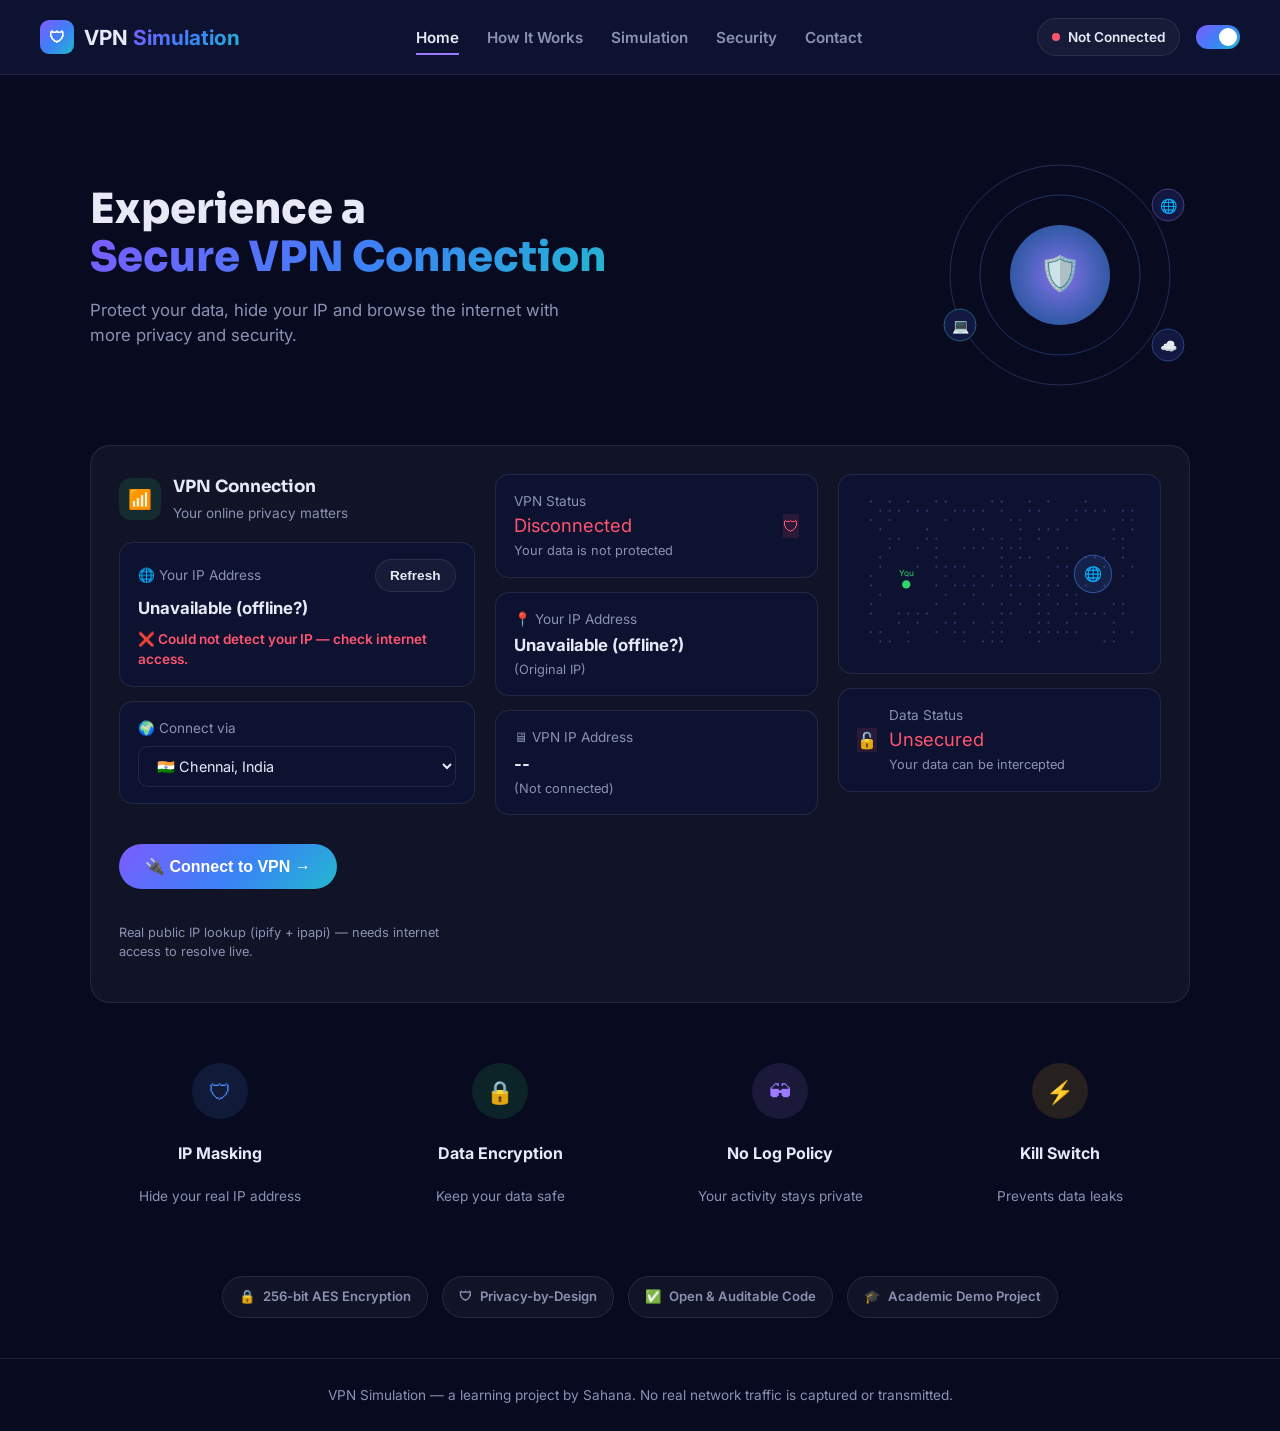
<file: index.html>
<!DOCTYPE html>
<html lang="en">
<head>
    <meta charset="UTF-8">
    <meta name="viewport" content="width=device-width, initial-scale=1.0">
    <title>VPN Simulation</title>
    <link rel="stylesheet" href="styles.css">
    <script defer src="script.js"></script>
</head>
<body class="dark-mode">
    <header>
        <div class="brand">
            <span class="shield-mark">🛡</span>
            <span>VPN <span class="gradient-text">Simulation</span></span>
        </div>
        <nav>
            <ul>
                <li><a href="index.html" class="active">Home</a></li>
                <li><a href="how-it-works.html">How It Works</a></li>
                <li><a href="simulation.html">Simulation</a></li>
                <li><a href="security.html">Security</a></li>
                <li><a href="contact.html">Contact</a></li>
            </ul>
        </nav>
        <div class="header-right">
            <div class="status-pill" id="header-status">
                <span class="status-dot"></span>
                <span id="header-status-text">Not Connected</span>
            </div>
            <label class="switch">
                <input type="checkbox" id="darkModeToggle">
                <span class="slider"></span>
            </label>
        </div>
    </header>

    <section class="hero">
        <div class="hero-copy">
            <h2>Experience a<br><span class="gradient-text">Secure VPN Connection</span></h2>
            <p>Protect your data, hide your IP and browse the internet with more privacy and security.</p>
        </div>
        <svg class="hero-orbit" viewBox="0 0 260 260" xmlns="http://www.w3.org/2000/svg">
            <circle cx="130" cy="130" r="110" fill="none" stroke="rgba(155,123,255,0.25)" stroke-width="1"/>
            <circle cx="130" cy="130" r="80" fill="none" stroke="rgba(79,140,255,0.3)" stroke-width="1"/>
            <circle cx="130" cy="130" r="50" fill="url(#shieldGlow)"/>
            <defs>
                <radialGradient id="shieldGlow" cx="50%" cy="50%" r="50%">
                    <stop offset="0%" stop-color="#9b7bff" stop-opacity="0.9"/>
                    <stop offset="100%" stop-color="#4f8cff" stop-opacity="0.6"/>
                </radialGradient>
            </defs>
            <text x="130" y="140" text-anchor="middle" font-size="34">🛡️</text>
            <circle cx="238" cy="60" r="16" fill="#12183f" stroke="rgba(155,123,255,0.4)"/>
            <text x="238" y="66" text-anchor="middle" font-size="14">🌐</text>
            <circle cx="238" cy="200" r="16" fill="#12183f" stroke="rgba(79,140,255,0.4)"/>
            <text x="238" y="206" text-anchor="middle" font-size="14">☁️</text>
            <circle cx="30" cy="180" r="16" fill="#12183f" stroke="rgba(53,214,232,0.4)"/>
            <text x="30" y="186" text-anchor="middle" font-size="14">💻</text>
        </svg>
    </section>

    <section class="dashboard">
        <div class="dashboard-grid">

            <!-- Column 1: connection controls -->
            <div>
                <div class="panel-heading">
                    <span class="icon-badge">📶</span>
                    <div>
                        <h3>VPN Connection</h3>
                        <span>Your online privacy matters</span>
                    </div>
                </div>

                <div class="card">
                    <div class="card-row">
                        <div class="card-label">🌐 Your IP Address</div>
                        <button class="mini-btn" id="check-ip-btn">Refresh</button>
                    </div>
                    <div class="card-value" id="home-user-ip">Detecting…</div>
                    <div class="card-sub" id="home-ip-geo"></div>
                    <p class="status-msg" id="home-ip-status"></p>
                </div>

                <div class="card">
                    <div class="card-label" style="margin-bottom:8px;">🌍 Connect via</div>
                    <select class="server-select" id="home-server-select"></select>
                </div>

                <button class="btn" id="home-connect-btn" onclick="connectHomeVPN()">🔌 Connect to VPN →</button>
                <p class="status-msg" id="home-connect-status"></p>
                <p class="card-sub" style="margin-top:10px;">Real public IP lookup (ipify + ipapi) — needs internet access to resolve live.</p>
            </div>

            <!-- Column 2: status cards -->
            <div>
                <div class="card">
                    <div class="card-row">
                        <div>
                            <div class="card-label">VPN Status</div>
                            <div class="status-title status-bad" id="home-status-title">Disconnected</div>
                            <div class="card-sub" id="home-status-sub">Your data is not protected</div>
                        </div>
                        <span class="icon-badge" style="background:rgba(255,84,112,0.12); color:var(--red);">🛡</span>
                    </div>
                </div>

                <div class="card">
                    <div class="card-row">
                        <div>
                            <div class="card-label">📍 Your IP Address</div>
                            <div class="card-value" id="home-original-ip">Detecting…</div>
                            <div class="card-sub">(Original IP)</div>
                        </div>
                    </div>
                </div>

                <div class="card">
                    <div class="card-row">
                        <div>
                            <div class="card-label">🖥 VPN IP Address</div>
                            <div class="card-value" id="home-vpn-ip">--</div>
                            <div class="card-sub" id="home-vpn-ip-sub">(Not connected)</div>
                        </div>
                    </div>
                </div>
            </div>

            <!-- Column 3: map + data status -->
            <div>
                <div class="map-card">
                    <svg viewBox="0 0 260 160" xmlns="http://www.w3.org/2000/svg" id="world-dots"></svg>
                </div>
                <div class="card data-status" id="home-data-status">
                    <span class="icon-badge">🔓</span>
                    <div>
                        <div class="card-label">Data Status</div>
                        <div class="status-title status-bad" id="home-data-title">Unsecured</div>
                        <div class="card-sub" id="home-data-sub">Your data can be intercepted</div>
                    </div>
                </div>
            </div>

        </div>
    </section>

    <section class="feature-strip">
        <div>
            <div class="feature-icon" style="background:rgba(79,140,255,0.12); color:var(--blue);">🛡</div>
            <h4>IP Masking</h4>
            <p>Hide your real IP address</p>
        </div>
        <div>
            <div class="feature-icon" style="background:rgba(47,214,106,0.12); color:var(--green);">🔒</div>
            <h4>Data Encryption</h4>
            <p>Keep your data safe</p>
        </div>
        <div>
            <div class="feature-icon" style="background:rgba(155,123,255,0.12); color:var(--purple);">🕶</div>
            <h4>No Log Policy</h4>
            <p>Your activity stays private</p>
        </div>
        <div>
            <div class="feature-icon" style="background:rgba(255,176,32,0.12); color:var(--amber);">⚡</div>
            <h4>Kill Switch</h4>
            <p>Prevents data leaks</p>
        </div>
    </section>

    <section class="trust-badges">
        <div class="trust-badge"><span>🔒</span> 256-bit AES Encryption</div>
        <div class="trust-badge"><span>🛡</span> Privacy-by-Design</div>
        <div class="trust-badge"><span>✅</span> Open &amp; Auditable Code</div>
        <div class="trust-badge"><span>🎓</span> Academic Demo Project</div>
    </section>

    <footer>VPN Simulation — a learning project by Sahana. No real network traffic is captured or transmitted.</footer>
</body>
</html>
</file>
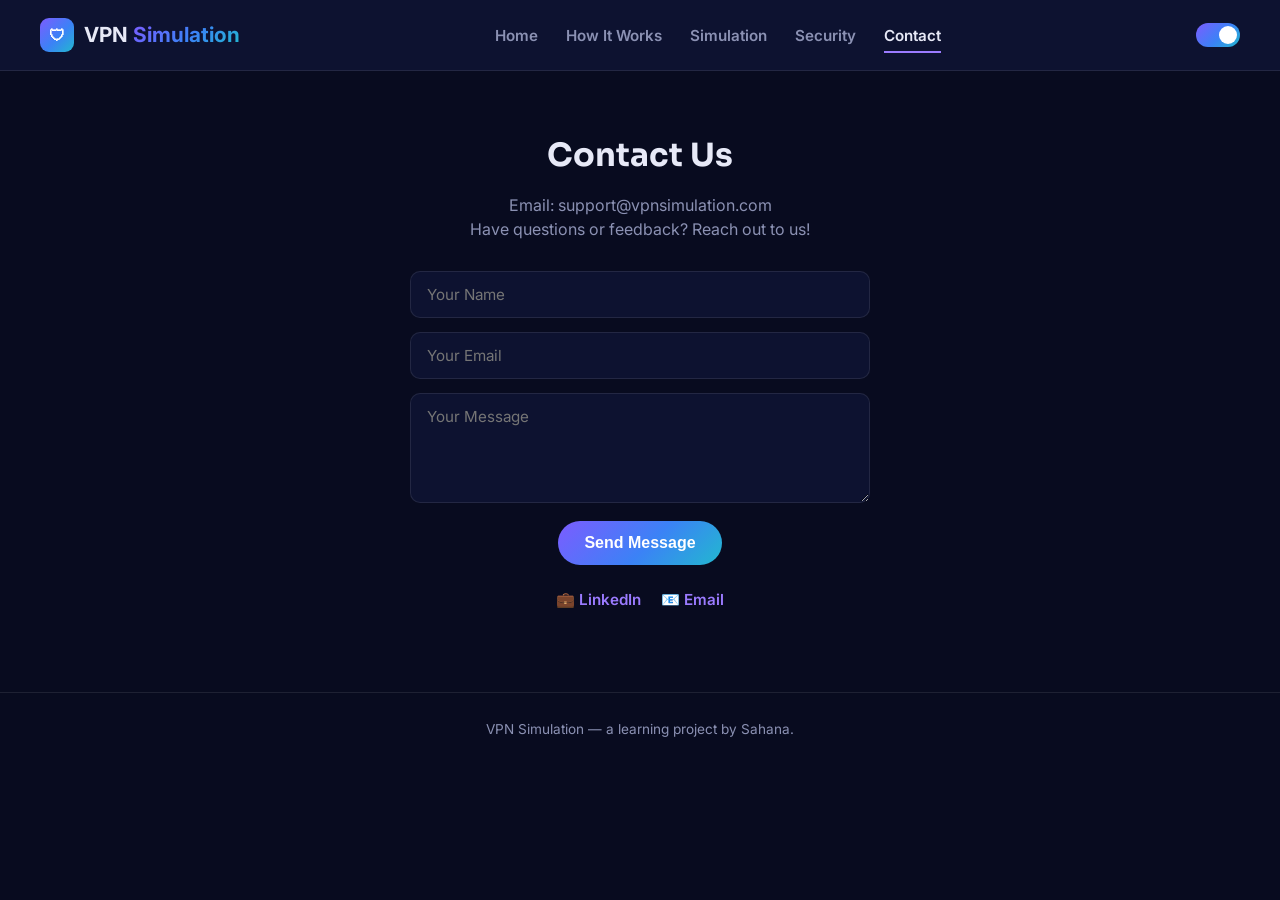
<file: contact.html>
<!DOCTYPE html>
<html lang="en">
<head>
    <meta charset="UTF-8">
    <meta name="viewport" content="width=device-width, initial-scale=1.0">
    <title>Contact Us - VPN Simulation</title>
    <link rel="stylesheet" href="styles.css">
    <script defer src="script.js"></script>
</head>
<body class="dark-mode">
    <header>
        <div class="brand">
            <span class="shield-mark">🛡</span>
            <span>VPN <span class="gradient-text">Simulation</span></span>
        </div>
        <nav>
            <ul>
                <li><a href="index.html">Home</a></li>
                <li><a href="how-it-works.html">How It Works</a></li>
                <li><a href="simulation.html">Simulation</a></li>
                <li><a href="security.html">Security</a></li>
                <li><a href="contact.html" class="active">Contact</a></li>
            </ul>
        </nav>
        <div class="header-right">
            <label class="switch">
                <input type="checkbox" id="darkModeToggle">
                <span class="slider"></span>
            </label>
        </div>
    </header>

    <section class="page contact">
        <h2>Contact Us</h2>
        <p>Email: support@vpnsimulation.com<br>Have questions or feedback? Reach out to us!</p>

        <form id="contactForm">
            <input type="text" id="name" placeholder="Your Name" required>
            <input type="email" id="email" placeholder="Your Email" required>
            <textarea id="message" placeholder="Your Message" required></textarea>
            <button class="btn" type="submit">Send Message</button>
        </form>

        <div class="social-links">
            <a href="https://www.linkedin.com/in/sahana-a-2a9902347/" target="_blank">💼 LinkedIn</a>
            <a href="mailto:sahanasangi1909@gmail.com">📧 Email</a>
        </div>
    </section>

    <footer>VPN Simulation — a learning project by Sahana.</footer>
</body>
</html>
</file>
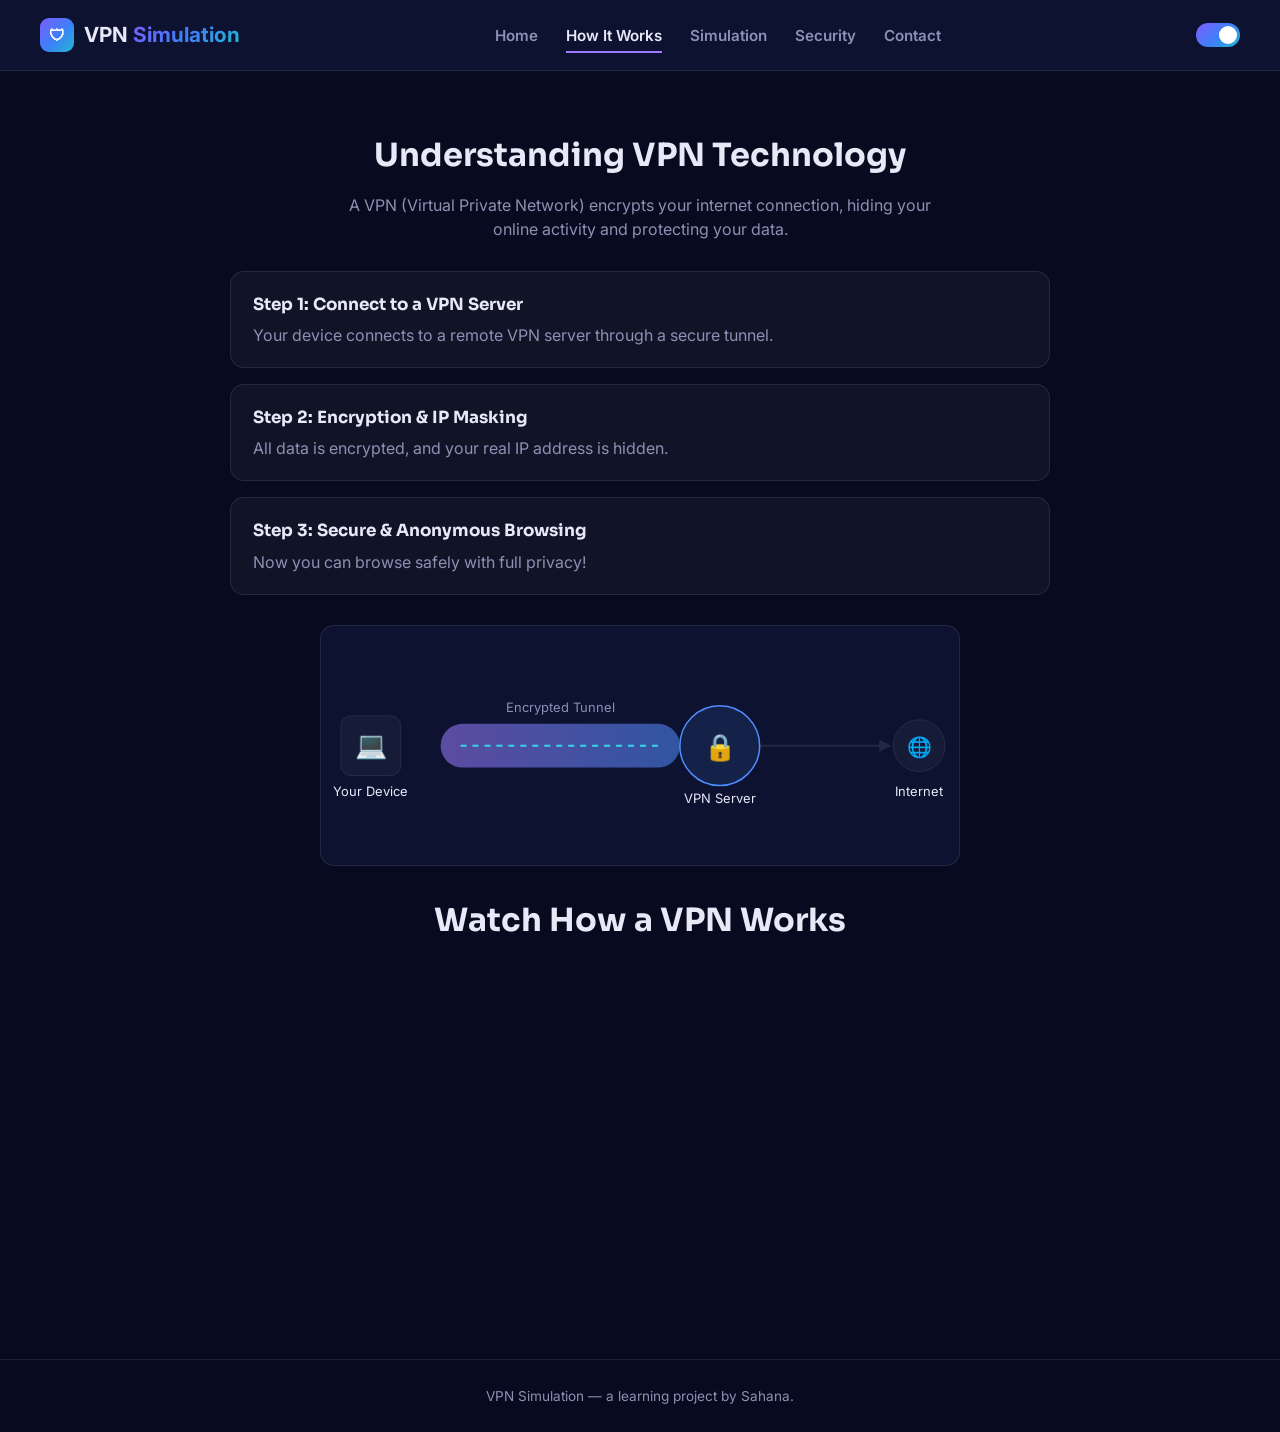
<file: how-it-works.html>
<!DOCTYPE html>
<html lang="en">
<head>
    <meta charset="UTF-8">
    <meta name="viewport" content="width=device-width, initial-scale=1.0">
    <title>How VPN Works - VPN Simulation</title>
    <link rel="stylesheet" href="styles.css">
    <script defer src="script.js"></script>
</head>
<body class="dark-mode">
    <header>
        <div class="brand">
            <span class="shield-mark">🛡</span>
            <span>VPN <span class="gradient-text">Simulation</span></span>
        </div>
        <nav>
            <ul>
                <li><a href="index.html">Home</a></li>
                <li><a href="how-it-works.html" class="active">How It Works</a></li>
                <li><a href="simulation.html">Simulation</a></li>
                <li><a href="security.html">Security</a></li>
                <li><a href="contact.html">Contact</a></li>
            </ul>
        </nav>
        <div class="header-right">
            <label class="switch">
                <input type="checkbox" id="darkModeToggle">
                <span class="slider"></span>
            </label>
        </div>
    </header>

    <section class="page how-it-works">
        <h2>Understanding VPN Technology</h2>
        <p>A VPN (Virtual Private Network) encrypts your internet connection, hiding your online activity and protecting your data.</p>

        <div class="vpn-steps">
            <div class="step">
                <h3>Step 1: Connect to a VPN Server</h3>
                <p>Your device connects to a remote VPN server through a secure tunnel.</p>
            </div>

            <div class="step">
                <h3>Step 2: Encryption &amp; IP Masking</h3>
                <p>All data is encrypted, and your real IP address is hidden.</p>
            </div>

            <div class="step">
                <h3>Step 3: Secure &amp; Anonymous Browsing</h3>
                <p>Now you can browse safely with full privacy!</p>
            </div>
        </div>

        <svg class="vpn-diagram" viewBox="0 0 640 220" xmlns="http://www.w3.org/2000/svg" role="img" aria-label="Diagram of a device sending data through an encrypted tunnel to a VPN server, then out to the internet">
            <defs>
                <linearGradient id="tunnelGradient" x1="0%" y1="0%" x2="100%" y2="0%">
                    <stop offset="0%" stop-color="var(--purple)" stop-opacity="0.55"/>
                    <stop offset="100%" stop-color="var(--blue)" stop-opacity="0.55"/>
                </linearGradient>
            </defs>

            <!-- Tunnel -->
            <rect x="120" y="88" width="240" height="44" rx="22" fill="url(#tunnelGradient)"/>
            <line x1="140" y1="110" x2="340" y2="110" stroke="var(--cyan)" stroke-width="2" stroke-dasharray="6 6"/>
            <text x="240" y="76" text-anchor="middle" font-size="13" fill="var(--text-dim)" font-family="Inter, sans-serif">Encrypted Tunnel</text>

            <!-- Device -->
            <rect x="20" y="80" width="60" height="60" rx="10" fill="var(--card)" stroke="var(--card-border)"/>
            <text x="50" y="118" text-anchor="middle" font-size="26">💻</text>
            <text x="50" y="160" text-anchor="middle" font-size="13" fill="var(--text)" font-family="Inter, sans-serif">Your Device</text>

            <!-- VPN server -->
            <circle cx="400" cy="110" r="40" fill="rgba(79,140,255,0.12)" stroke="var(--blue)" stroke-width="1.5"/>
            <text x="400" y="120" text-anchor="middle" font-size="26">🔒</text>
            <text x="400" y="168" text-anchor="middle" font-size="13" fill="var(--text)" font-family="Inter, sans-serif">VPN Server</text>

            <!-- Arrow to internet -->
            <line x1="440" y1="110" x2="560" y2="110" stroke="var(--card-border)" stroke-width="2"/>
            <polygon points="560,104 572,110 560,116" fill="var(--card-border)"/>

            <!-- Internet -->
            <circle cx="600" cy="110" r="26" fill="var(--card)" stroke="var(--card-border)"/>
            <text x="600" y="118" text-anchor="middle" font-size="20">🌐</text>
            <text x="600" y="160" text-anchor="middle" font-size="13" fill="var(--text)" font-family="Inter, sans-serif">Internet</text>
        </svg>

        <div class="video-container">
            <h2>Watch How a VPN Works</h2>
            <iframe src="https://www.youtube.com/embed/_wQTRMBAvzg" title="How a VPN works" frameborder="0" allowfullscreen></iframe>
        </div>
    </section>

    <footer>VPN Simulation — a learning project by Sahana.</footer>
</body>
</html>
</file>
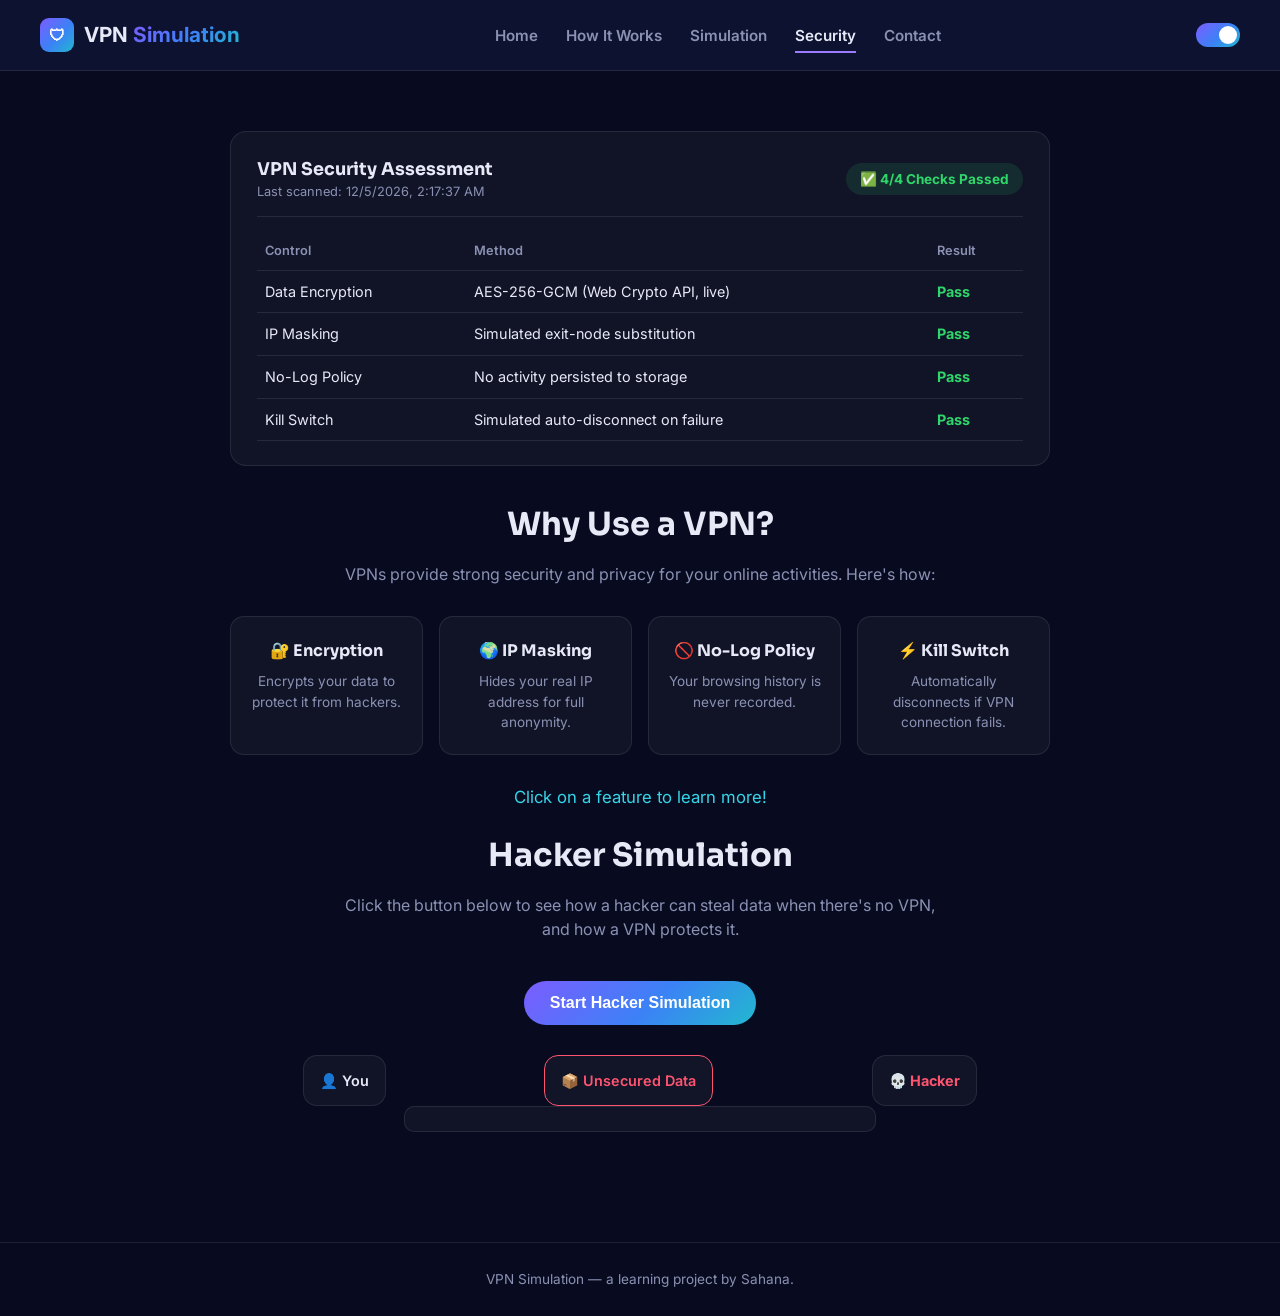
<file: security.html>
<!DOCTYPE html>
<html lang="en">
<head>
    <meta charset="UTF-8">
    <meta name="viewport" content="width=device-width, initial-scale=1.0">
    <title>Security - VPN Simulation</title>
    <link rel="stylesheet" href="styles.css">
    <script defer src="script.js"></script>
</head>
<body class="dark-mode">
    <header>
        <div class="brand">
            <span class="shield-mark">🛡</span>
            <span>VPN <span class="gradient-text">Simulation</span></span>
        </div>
        <nav>
            <ul>
                <li><a href="index.html">Home</a></li>
                <li><a href="how-it-works.html">How It Works</a></li>
                <li><a href="simulation.html">Simulation</a></li>
                <li><a href="security.html" class="active">Security</a></li>
                <li><a href="contact.html">Contact</a></li>
            </ul>
        </nav>
        <div class="header-right">
            <label class="switch">
                <input type="checkbox" id="darkModeToggle">
                <span class="slider"></span>
            </label>
        </div>
    </header>

    <section class="page security">
        <div class="report-card">
            <div class="report-card-header">
                <div>
                    <h3>VPN Security Assessment</h3>
                    <div class="report-meta" id="report-timestamp">Last scanned: —</div>
                </div>
                <span class="report-status-chip">✅ 4/4 Checks Passed</span>
            </div>
            <table class="report-table">
                <thead>
                    <tr><th>Control</th><th>Method</th><th>Result</th></tr>
                </thead>
                <tbody>
                    <tr><td>Data Encryption</td><td>AES-256-GCM (Web Crypto API, live)</td><td class="report-pass">Pass</td></tr>
                    <tr><td>IP Masking</td><td>Simulated exit-node substitution</td><td class="report-pass">Pass</td></tr>
                    <tr><td>No-Log Policy</td><td>No activity persisted to storage</td><td class="report-pass">Pass</td></tr>
                    <tr><td>Kill Switch</td><td>Simulated auto-disconnect on failure</td><td class="report-pass">Pass</td></tr>
                </tbody>
            </table>
        </div>

        <h2>Why Use a VPN?</h2>
        <p>VPNs provide strong security and privacy for your online activities. Here's how:</p>

        <div class="security-features">
            <div class="feature" onclick="showFeature('encryption')">
                <h3>🔐 Encryption</h3>
                <p>Encrypts your data to protect it from hackers.</p>
            </div>

            <div class="feature" onclick="showFeature('ip-masking')">
                <h3>🌍 IP Masking</h3>
                <p>Hides your real IP address for full anonymity.</p>
            </div>

            <div class="feature" onclick="showFeature('no-logs')">
                <h3>🚫 No-Log Policy</h3>
                <p>Your browsing history is never recorded.</p>
            </div>

            <div class="feature" onclick="showFeature('kill-switch')">
                <h3>⚡ Kill Switch</h3>
                <p>Automatically disconnects if VPN connection fails.</p>
            </div>
        </div>

        <div id="feature-details">Click on a feature to learn more!</div>

        <h2>Hacker Simulation</h2>
        <p>Click the button below to see how a hacker can steal data when there's no VPN, and how a VPN protects it.</p>
        <button class="btn hacker-btn" onclick="startHackerAttack()">Start Hacker Simulation</button>

        <div id="hacker-simulation">
            <div class="user">👤 You</div>
            <div class="data normal">📦 Unsecured Data</div>
            <div class="hacker">💀 Hacker</div>
            <div class="vpn-server hidden">🔒 VPN Server</div>
            <div class="data encrypted hidden">🔐 Encrypted Data</div>
        </div>
        <p id="packet-output" class="cipher-text"></p>
    </section>

    <footer>VPN Simulation — a learning project by Sahana.</footer>
</body>
</html>
</file>
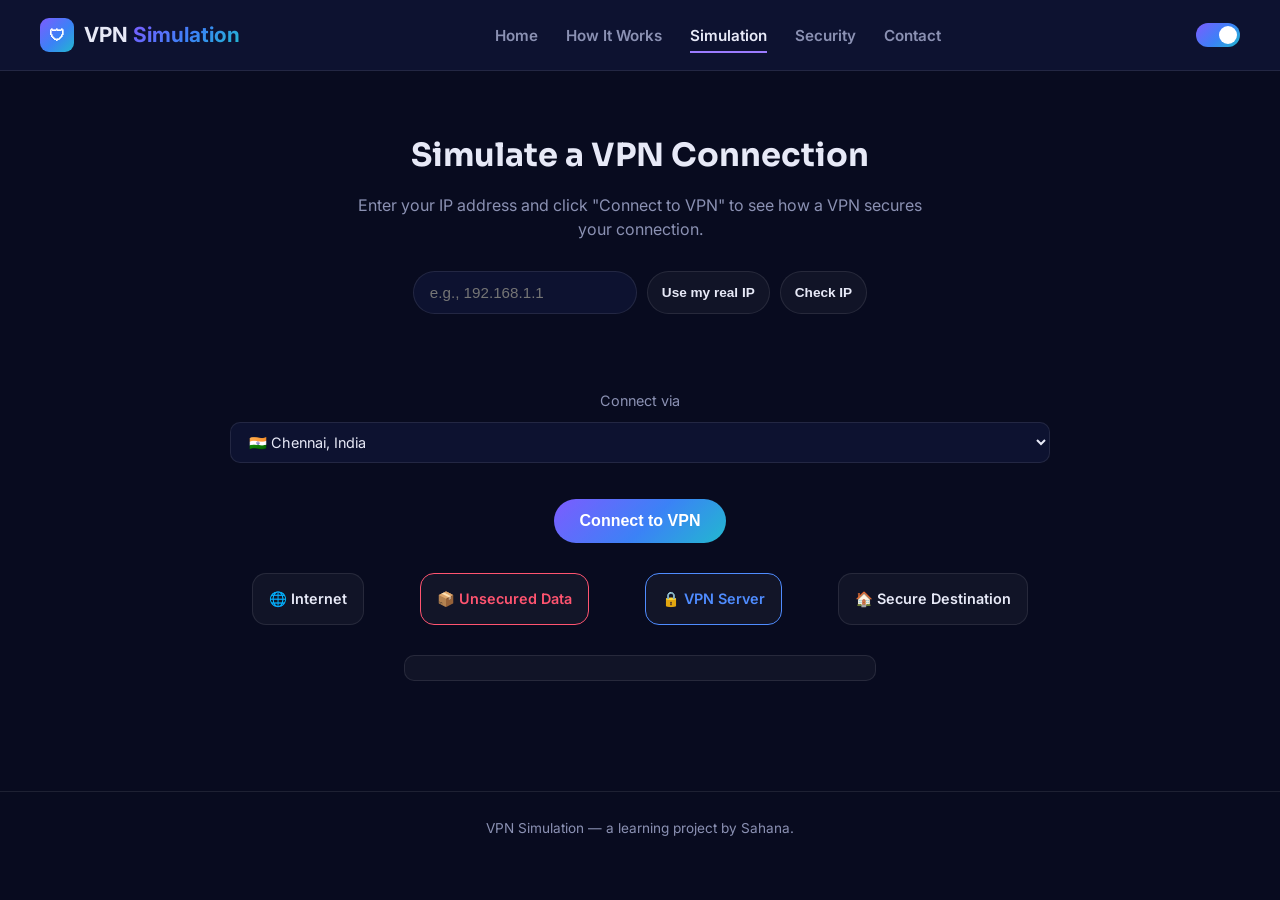
<file: simulation.html>
<!DOCTYPE html>
<html lang="en">
<head>
    <meta charset="UTF-8">
    <meta name="viewport" content="width=device-width, initial-scale=1.0">
    <title>Simulation - VPN Simulation</title>
    <link rel="stylesheet" href="styles.css">
    <script defer src="script.js"></script>
</head>
<body class="dark-mode">
    <header>
        <div class="brand">
            <span class="shield-mark">🛡</span>
            <span>VPN <span class="gradient-text">Simulation</span></span>
        </div>
        <nav>
            <ul>
                <li><a href="index.html">Home</a></li>
                <li><a href="how-it-works.html">How It Works</a></li>
                <li><a href="simulation.html" class="active">Simulation</a></li>
                <li><a href="security.html">Security</a></li>
                <li><a href="contact.html">Contact</a></li>
            </ul>
        </nav>
        <div class="header-right">
            <label class="switch">
                <input type="checkbox" id="darkModeToggle">
                <span class="slider"></span>
            </label>
        </div>
    </header>

    <section class="page vpn-simulation">
        <h2>Simulate a VPN Connection</h2>
        <p>Enter your IP address and click "Connect to VPN" to see how a VPN secures your connection.</p>

        <div class="sim-controls">
            <input type="text" id="user-ip" placeholder="e.g., 192.168.1.1">
            <button class="mini-btn" type="button" onclick="fillMyIP()">Use my real IP</button>
            <button class="mini-btn" type="button" onclick="validateIP()">Check IP</button>
        </div>
        <p class="status-msg" id="ip-check-status"></p>

        <div class="sim-controls">
            <label for="sim-server-select" style="color:var(--text-dim); font-size:0.9rem; align-self:center;">Connect via</label>
            <select class="server-select" id="sim-server-select"></select>
            <button class="btn" onclick="connectToVPN()">Connect to VPN</button>
        </div>

        <div id="simulation-container">
            <div class="internet">🌐 Internet</div>
            <div class="data normal">📦 Unsecured Data</div>
            <div class="vpn-server">🔒 VPN Server</div>
            <div class="data encrypted">🔐 Encrypted Data</div>
            <div class="destination">🏠 Secure Destination</div>
        </div>

        <p id="vpn-status"></p>
        <p id="cipher-output" class="cipher-text"></p>
    </section>

    <footer>VPN Simulation — a learning project by Sahana.</footer>
</body>
</html>
</file>
<file: styles.css>
@import url('https://fonts.googleapis.com/css2?family=Sora:wght@500;600;700;800&family=Inter:wght@400;500;600&display=swap');

/* ---------- Light theme (default) ---------- */
:root {
    --bg: #f4f5fb;
    --bg-soft: #ffffff;
    --card: #ffffff;
    --card-border: #e3e6f3;
    --text: #1c2033;
    --text-dim: #5b6178;
    --purple: #7c5cff;
    --blue: #3b82f6;
    --cyan: #22b8cf;
    --green: #16a34a;
    --red: #e0324d;
    --amber: #d97706;
    --radius: 14px;
    --gradient: linear-gradient(135deg, var(--purple), var(--blue) 55%, var(--cyan));
}

body.dark-mode {
    --bg: #080b1f;
    --bg-soft: #0d1230;
    --card: rgba(255, 255, 255, 0.04);
    --card-border: rgba(255, 255, 255, 0.09);
    --text: #e7e9f7;
    --text-dim: #8b91b3;
    --purple: #9b7bff;
    --blue: #4f8cff;
    --cyan: #35d6e8;
    --green: #2fd66a;
    --red: #ff5470;
    --amber: #ffb020;
}

* { box-sizing: border-box; }

body {
    margin: 0;
    font-family: 'Inter', sans-serif;
    background: var(--bg);
    color: var(--text);
    transition: background 0.3s, color 0.3s;
    line-height: 1.5;
}

h1, h2, h3 {
    font-family: 'Sora', sans-serif;
    margin: 0;
}

a { color: inherit; }

.gradient-text {
    background: var(--gradient);
    -webkit-background-clip: text;
    background-clip: text;
    color: transparent;
}

/* ---------- Header ---------- */
header {
    display: flex;
    align-items: center;
    justify-content: space-between;
    padding: 18px 40px;
    background: var(--bg-soft);
    border-bottom: 1px solid var(--card-border);
    position: relative;
    flex-wrap: wrap;
    gap: 12px;
}

.brand {
    display: flex;
    align-items: center;
    gap: 10px;
    font-size: 1.3rem;
    font-weight: 700;
}

.brand .shield-mark {
    width: 34px;
    height: 34px;
    border-radius: 9px;
    background: var(--gradient);
    display: flex;
    align-items: center;
    justify-content: center;
    color: white;
    font-size: 1rem;
}

nav ul {
    list-style: none;
    display: flex;
    gap: 28px;
    padding: 0;
    margin: 0;
}

nav ul li a {
    text-decoration: none;
    color: var(--text-dim);
    font-weight: 600;
    font-size: 0.95rem;
    padding-bottom: 6px;
    border-bottom: 2px solid transparent;
    transition: color 0.2s, border-color 0.2s;
}

nav ul li a:hover,
nav ul li a.active {
    color: var(--text);
    border-color: var(--purple);
}

.header-right {
    display: flex;
    align-items: center;
    gap: 16px;
}

.status-pill {
    display: flex;
    align-items: center;
    gap: 8px;
    padding: 8px 14px;
    border-radius: 999px;
    background: var(--card);
    border: 1px solid var(--card-border);
    font-size: 0.85rem;
    font-weight: 600;
}

.status-dot {
    width: 8px;
    height: 8px;
    border-radius: 50%;
    background: var(--red);
}

.status-pill.connected .status-dot { background: var(--green); }

/* Dark mode toggle switch */
.switch {
    position: relative;
    display: inline-block;
    width: 44px;
    height: 24px;
    flex-shrink: 0;
}
.switch input { opacity: 0; width: 0; height: 0; }
.slider {
    position: absolute;
    inset: 0;
    background-color: #c7cad9;
    transition: 0.3s;
    border-radius: 999px;
    cursor: pointer;
}
.slider:before {
    position: absolute;
    content: "";
    height: 18px;
    width: 18px;
    left: 3px;
    bottom: 3px;
    background-color: white;
    transition: 0.3s;
    border-radius: 50%;
}
input:checked + .slider { background: var(--gradient); }
input:checked + .slider:before { transform: translateX(20px); }

/* ---------- Hero ---------- */
.hero {
    max-width: 1180px;
    margin: 0 auto;
    padding: 70px 40px 40px;
    display: flex;
    align-items: center;
    justify-content: space-between;
    gap: 40px;
    flex-wrap: wrap;
}

.hero-copy { max-width: 560px; }

.hero h2 {
    font-size: 2.6rem;
    font-weight: 800;
    line-height: 1.15;
}

.hero p {
    color: var(--text-dim);
    font-size: 1.05rem;
    margin-top: 16px;
    max-width: 46ch;
}

.hero-orbit {
    width: 260px;
    height: 260px;
    flex-shrink: 0;
}

.btn {
    display: inline-flex;
    align-items: center;
    gap: 8px;
    background: var(--gradient);
    padding: 13px 26px;
    color: white;
    text-decoration: none;
    border-radius: 999px;
    font-weight: 600;
    font-size: 1rem;
    border: none;
    cursor: pointer;
    transition: transform 0.2s, box-shadow 0.2s;
    margin-top: 26px;
}

.btn:hover {
    transform: translateY(-1px);
    box-shadow: 0 10px 24px -8px rgba(124, 92, 255, 0.55);
}

/* ---------- Dashboard ---------- */
.dashboard {
    max-width: 1180px;
    margin: 0 auto 60px;
    padding: 0 40px;
}

.dashboard-grid {
    display: grid;
    grid-template-columns: 1.1fr 1fr 1fr;
    gap: 20px;
    background: var(--card);
    border: 1px solid var(--card-border);
    border-radius: 20px;
    padding: 28px;
}

.panel-heading {
    display: flex;
    align-items: center;
    gap: 12px;
    margin-bottom: 18px;
}

.panel-heading .icon-badge {
    width: 42px;
    height: 42px;
    border-radius: 12px;
    background: rgba(47, 214, 106, 0.12);
    color: var(--green);
    display: flex;
    align-items: center;
    justify-content: center;
    font-size: 1.2rem;
}

.panel-heading h3 { font-size: 1.05rem; }
.panel-heading span { color: var(--text-dim); font-size: 0.85rem; }

.card {
    background: var(--bg-soft);
    border: 1px solid var(--card-border);
    border-radius: var(--radius);
    padding: 16px 18px;
    margin-bottom: 14px;
}

.card-row {
    display: flex;
    align-items: center;
    justify-content: space-between;
    gap: 12px;
}

.card-label {
    display: flex;
    align-items: center;
    gap: 10px;
    color: var(--text-dim);
    font-size: 0.85rem;
}

.card-value {
    font-weight: 700;
    font-size: 1.05rem;
    margin-top: 4px;
}

.card-sub { color: var(--text-dim); font-size: 0.8rem; margin-top: 2px; }

.mini-btn {
    border: 1px solid var(--card-border);
    background: var(--card);
    border-radius: 999px;
    padding: 8px 14px;
    font-weight: 600;
    font-size: 0.85rem;
    cursor: pointer;
    color: var(--text);
}

.mini-btn:hover { border-color: var(--purple); }

.status-title { font-size: 1.15rem; }
.status-title.status-ok { color: var(--green); }
.status-title.status-bad { color: var(--red); }

.map-card {
    background: var(--bg-soft);
    border: 1px solid var(--card-border);
    border-radius: var(--radius);
    padding: 16px;
    height: 200px;
    display: flex;
    align-items: center;
    justify-content: center;
    position: relative;
    overflow: hidden;
    margin-bottom: 14px;
}

.map-card svg { width: 100%; height: 100%; }

.data-status {
    display: flex;
    align-items: center;
    gap: 12px;
}

.data-status .icon-badge {
    background: rgba(255, 84, 112, 0.12);
    color: var(--red);
}

.data-status.secure .icon-badge {
    background: rgba(47, 214, 106, 0.12);
    color: var(--green);
}

/* ---------- Feature strip ---------- */
.feature-strip {
    max-width: 1180px;
    margin: 0 auto 70px;
    padding: 0 40px;
    display: grid;
    grid-template-columns: repeat(4, 1fr);
    gap: 20px;
    text-align: center;
}

.feature-strip .feature-icon {
    width: 56px;
    height: 56px;
    margin: 0 auto 12px;
    border-radius: 50%;
    display: flex;
    align-items: center;
    justify-content: center;
    font-size: 1.4rem;
}

.feature-strip h4 { font-size: 1rem; }
.feature-strip p { color: var(--text-dim); font-size: 0.85rem; margin: 4px 0 0; }

/* ---------- Generic page sections (how-it-works / security / simulation / contact) ---------- */
section.page {
    max-width: 900px;
    margin: 0 auto;
    padding: 60px 40px 80px;
    text-align: center;
}

section.page h2 { font-size: 2rem; margin-bottom: 14px; }
section.page > p { color: var(--text-dim); max-width: 60ch; margin: 0 auto 30px; }

.vpn-steps {
    display: grid;
    gap: 16px;
    text-align: left;
    margin: 30px 0;
}

.step {
    background: var(--card);
    border: 1px solid var(--card-border);
    border-radius: var(--radius);
    padding: 20px 22px;
}

.step h3 { font-size: 1.05rem; margin-bottom: 6px; }
.step p { color: var(--text-dim); margin: 0; }

section.page img {
    width: 100%;
    max-width: 600px;
    border-radius: var(--radius);
    margin: 20px 0;
}

.vpn-diagram {
    width: 100%;
    max-width: 640px;
    height: auto;
    margin: 30px auto;
    display: block;
    background: var(--bg-soft);
    border: 1px solid var(--card-border);
    border-radius: var(--radius);
    padding: 10px 0;
}

.video-container { margin-top: 30px; }
.video-container iframe {
    width: 100%;
    max-width: 560px;
    aspect-ratio: 16/9;
    height: auto;
    border-radius: var(--radius);
    border: none;
}

/* Simulation page */
.sim-controls {
    display: flex;
    gap: 10px;
    justify-content: center;
    flex-wrap: wrap;
    margin: 20px 0 30px;
}

.sim-controls input {
    padding: 12px 16px;
    border-radius: 999px;
    border: 1px solid var(--card-border);
    background: var(--bg-soft);
    color: var(--text);
    min-width: 220px;
    font-size: 0.95rem;
}

#simulation-container,
#hacker-simulation {
    display: flex;
    justify-content: space-around;
    align-items: center;
    flex-wrap: wrap;
    gap: 12px;
    margin-top: 30px;
}

.internet, .vpn-server, .destination, .data, .user, .hacker {
    padding: 14px 16px;
    background: var(--card);
    border: 1px solid var(--card-border);
    border-radius: var(--radius);
    font-weight: 600;
    font-size: 0.9rem;
}

.data.normal { border-color: var(--red); color: var(--red); }
.data.encrypted { border-color: var(--green); color: var(--green); display: none; }
.vpn-server { border-color: var(--blue); color: var(--blue); }
.hacker { color: var(--red); font-weight: 700; }
.hidden { display: none; }

#vpn-status { font-size: 1.1rem; margin-top: 24px; font-weight: 600; }

.cipher-text {
    font-family: 'Courier New', monospace;
    font-size: 0.82rem;
    color: var(--cyan);
    background: var(--card);
    border: 1px solid var(--card-border);
    border-radius: 10px;
    padding: 12px 14px;
    margin-top: 16px;
    word-break: break-all;
    text-align: left;
    max-width: 560px;
    margin-left: auto;
    margin-right: auto;
}

/* Security page */
.security-features {
    display: grid;
    grid-template-columns: repeat(auto-fit, minmax(180px, 1fr));
    gap: 16px;
    margin: 30px 0;
}

.feature {
    background: var(--card);
    border: 1px solid var(--card-border);
    border-radius: var(--radius);
    padding: 22px 18px;
    cursor: pointer;
    transition: border-color 0.2s, transform 0.2s;
}

.feature:hover { border-color: var(--purple); transform: translateY(-2px); }
.feature h3 { font-size: 1rem; margin-bottom: 8px; }
.feature p { color: var(--text-dim); font-size: 0.85rem; margin: 0; }

#feature-details {
    margin: 20px 0;
    font-size: 1.05rem;
    color: var(--cyan);
    min-height: 1.4em;
}

.hacker-btn {
    margin-top: 10px;
}

/* Contact page */
form#contactForm {
    display: flex;
    flex-direction: column;
    align-items: stretch;
    gap: 14px;
    max-width: 460px;
    margin: 30px auto 0;
}

form#contactForm input,
form#contactForm textarea {
    padding: 13px 16px;
    border-radius: 10px;
    border: 1px solid var(--card-border);
    background: var(--bg-soft);
    color: var(--text);
    font-size: 0.95rem;
    font-family: inherit;
}

form#contactForm textarea { min-height: 110px; resize: vertical; }

form#contactForm button {
    align-self: center;
    margin-top: 4px;
}

.social-links {
    margin-top: 24px;
    display: flex;
    gap: 20px;
    justify-content: center;
}

.social-links a {
    text-decoration: none;
    color: var(--purple);
    font-weight: 600;
    font-size: 0.95rem;
}

.social-links a:hover { color: var(--blue); }

footer {
    text-align: center;
    padding: 26px;
    color: var(--text-dim);
    font-size: 0.85rem;
    border-top: 1px solid var(--card-border);
}

/* Status messages (validation / success / failure feedback) */
.status-msg {
    font-size: 0.85rem;
    font-weight: 600;
    min-height: 1.2em;
    margin: 8px 0 0;
}
.status-msg.checking { color: var(--text-dim); }
.status-msg.ok { color: var(--green); }
.status-msg.bad { color: var(--red); }

/* Server / country select */
select.server-select {
    padding: 10px 14px;
    border-radius: 10px;
    border: 1px solid var(--card-border);
    background: var(--bg-soft);
    color: var(--text);
    font-size: 0.9rem;
    font-family: inherit;
    width: 100%;
}

/* Trust badge strip */
.trust-badges {
    max-width: 1180px;
    margin: 0 auto 10px;
    padding: 0 40px 30px;
    display: flex;
    flex-wrap: wrap;
    gap: 14px;
    justify-content: center;
}

.trust-badge {
    display: flex;
    align-items: center;
    gap: 8px;
    padding: 10px 16px;
    border-radius: 999px;
    background: var(--card);
    border: 1px solid var(--card-border);
    font-size: 0.82rem;
    font-weight: 600;
    color: var(--text-dim);
}

/* Security report card */
.report-card {
    background: var(--card);
    border: 1px solid var(--card-border);
    border-radius: 16px;
    padding: 24px 26px;
    text-align: left;
    margin: 0 0 34px;
}

.report-card-header {
    display: flex;
    align-items: center;
    justify-content: space-between;
    flex-wrap: wrap;
    gap: 12px;
    border-bottom: 1px solid var(--card-border);
    padding-bottom: 14px;
    margin-bottom: 14px;
}

.report-card-header h3 { font-size: 1.1rem; }
.report-card-header .report-meta { color: var(--text-dim); font-size: 0.8rem; }

.report-status-chip {
    display: inline-flex;
    align-items: center;
    gap: 6px;
    padding: 6px 14px;
    border-radius: 999px;
    background: rgba(47, 214, 106, 0.12);
    color: var(--green);
    font-weight: 700;
    font-size: 0.85rem;
}

.report-table {
    width: 100%;
    border-collapse: collapse;
    font-size: 0.9rem;
}

.report-table th, .report-table td {
    text-align: left;
    padding: 10px 8px;
    border-bottom: 1px solid var(--card-border);
}

.report-table th { color: var(--text-dim); font-weight: 600; font-size: 0.8rem; }
.report-pass { color: var(--green); font-weight: 700; }

/* ---------- Responsive ---------- */
@media (max-width: 900px) {
    .dashboard-grid { grid-template-columns: 1fr; }
    .feature-strip { grid-template-columns: repeat(2, 1fr); }
    header { padding: 16px 20px; }
    nav ul { gap: 16px; flex-wrap: wrap; justify-content: center; }
    .hero { padding: 40px 20px; }
    .hero h2 { font-size: 2rem; }
}

@media (max-width: 520px) {
    .feature-strip { grid-template-columns: 1fr 1fr; }
}
</file>
